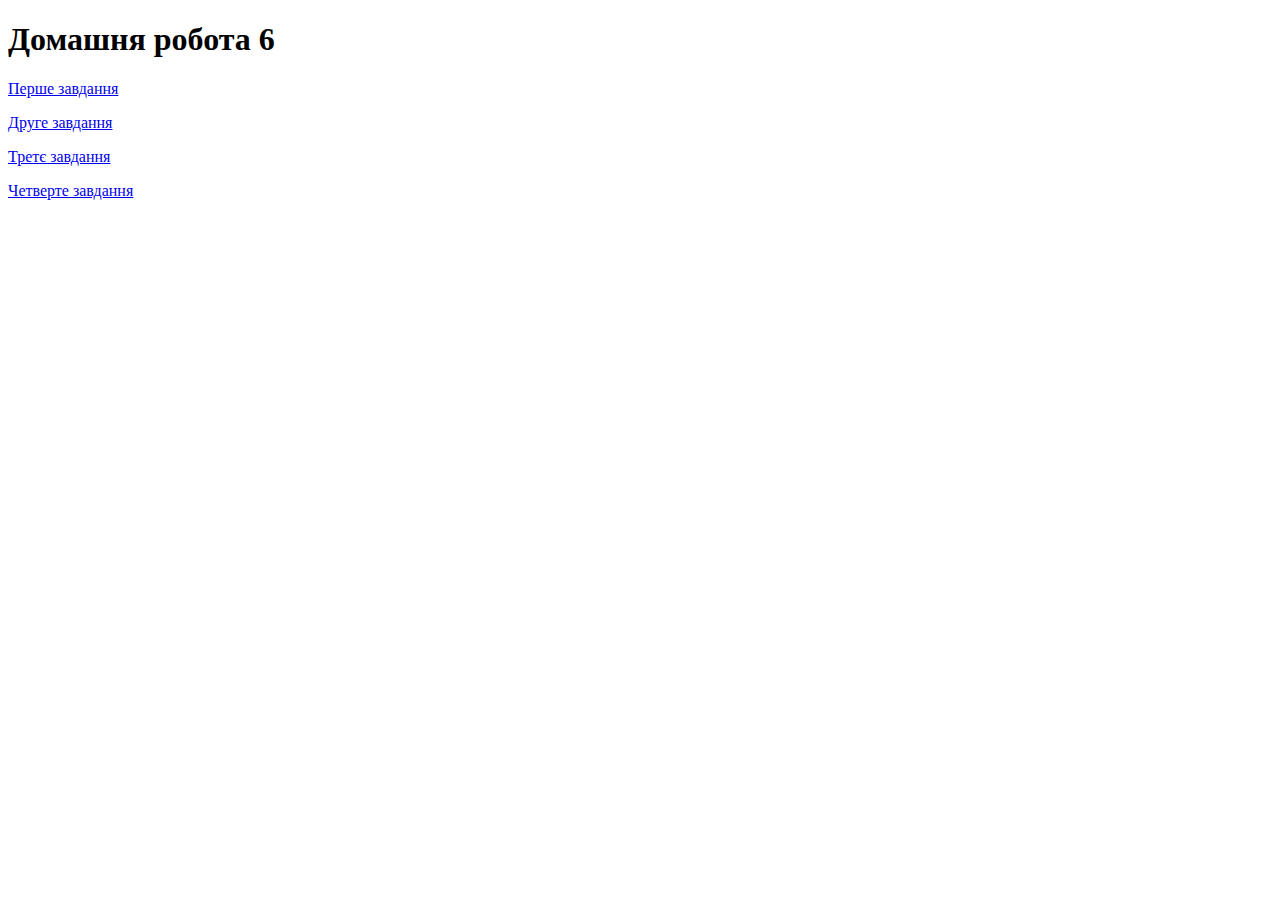
<file: index.html>
<!DOCTYPE html>
<html lang="en">
<head>
    <meta charset="UTF-8">
    <title>Домашня робота 6</title>
</head>
<body>
  <h1>Домашня робота 6</h1>
  <p><a href="ex1/index.html">Перше завдання</a></p>
  <p><a href="ex2/index.html">Друге завдання</a></p>
  <p><a href="ex3/index.html">Третє завдання</a></p>
  <p><a href="ex4/weather.html">Четверте завдання</a></p>
</body>
</html>
</file>
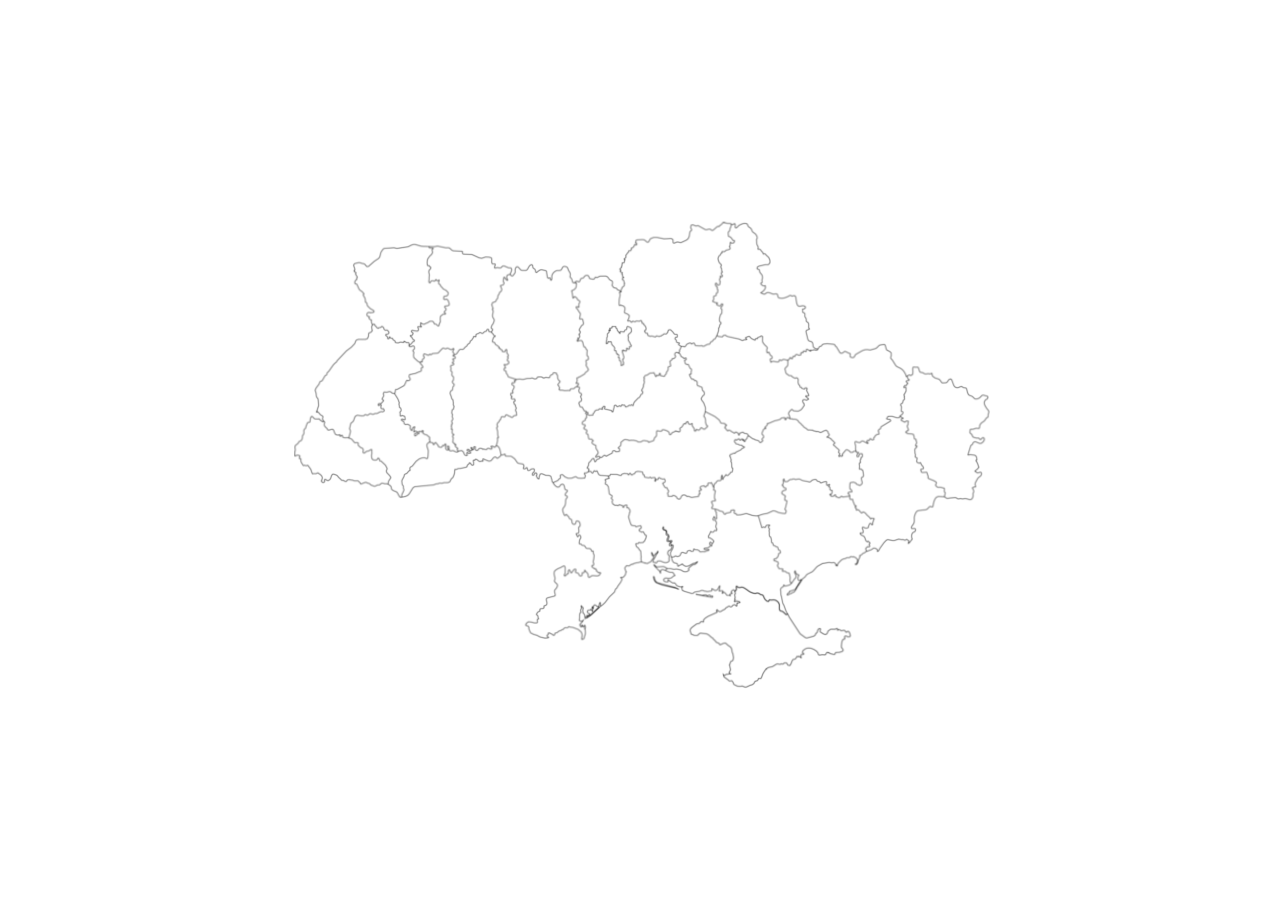
<file: ex1/index.html>
<!DOCTYPE html>
<html lang="en">
<head>
    <meta charset="UTF-8">
    <title>Карта України</title>
    <link rel="stylesheet" href="style.css">
</head>
<body>
<!-- Image Map Generated by http://www.image-map.net/ -->
<img src="ua-02.png" usemap="#image-map">

<map name="image-map">
    <area target="" alt="Чернівецька_область" title="Чернівецька_область" href="https://uk.wikipedia.org/wiki/Чернівецька_область" coords="128,268,119,262,136,243,153,229,180,234,214,228,210,235,166,263" shape="poly">
    <area target="" alt="Закарпатська_область" title="Закарпатська_область" href="https://uk.wikipedia.org/wiki/Закарпатська_область" coords="28,201,14,229,44,258,101,264,104,248,84,232,58,214" shape="poly">
    <area target="" alt="Одеська_область" title="Одеська_область" href="https://uk.wikipedia.org/wiki/Одеська_область" coords="245,402,271,414,319,383,343,350,361,318,344,287,307,255,285,270,301,314,280,353" shape="poly">
    <area target="" alt="Вінницька_область" title="Вінницька_область" href="https://uk.wikipedia.org/wiki/Вінницька_область" coords="254,160,284,172,305,210,305,254,245,249,219,223,233,198,234,169" shape="poly">
    <area target="" alt="Черкаська_область" title="Черкаська_область" href="https://uk.wikipedia.org/wiki/Черкаська_область" coords="307,194,319,232,421,191,409,160,405,140,387,151,369,155,359,182" shape="poly">
    <area target="" alt="Івано-Франківська_область" title="Івано-Франківська_область" href="https://uk.wikipedia.org/wiki/Івано-Франківська_область" coords="72,201,97,195,105,172,139,223,138,232,117,265,105,245,70,218" shape="poly">
    <area target="" alt="Хмельницька_область" title="Хмельницька_область" href="https://uk.wikipedia.org/wiki/Хмельницька_область" coords="174,221,214,220,229,157,206,113,175,136,176,174" shape="poly">
    <area target="" alt="Автономна_Республіка_Крим" title="Автономна_Республіка_Крим" href="https://uk.wikipedia.org/wiki/Автономна_Республіка_Крим" coords="473,427,56" shape="circle">
    <area target="" alt="Донецька_область" title="Запорізька_область" href="https://uk.wikipedia.org/wiki/Запорізька_область" coords="535,312,41" shape="circle">
    <area target="" alt="Львівська_область" title="Львівська_область" href="https://uk.wikipedia.org/wiki/Львівська_область" coords="33,171,90,109,133,145,111,167,93,183,77,196,56,211,43,196,38,180" shape="poly">
    <area target="" alt="Кіровоградська_область" title="Кіровоградська_область" href="https://uk.wikipedia.org/wiki/Кіровоградська_область" coords="348,226,439,206,447,230,436,257,405,269,363,247,326,253,311,247" shape="poly">
    <area target="" alt="Волинська_область" title="Волинська_область" href="https://uk.wikipedia.org/wiki/Волинська_область" coords="108,68,45" shape="circle">
    <area target="" alt="Тернопільська_область" title="Тернопільська_область" href="https://uk.wikipedia.org/wiki/Тернопільська_область" coords="164,222,169,137,148,139,120,170,125,195" shape="poly">
    <area target="" alt="Рівненська_область" title="Рівненська_область" href="https://uk.wikipedia.org/wiki/Рівненська_область" coords="141,137,132,116,157,108,171,77,153,34,205,42,215,65,207,96,192,115,179,124,163,126,150,126" shape="poly">
    <area target="" alt="Житомирська_область" title="Житомирська_область" href="https://uk.wikipedia.org/wiki/Житомирська_область" coords="213,95,224,69,256,54,277,62,287,64,291,75,293,88,297,111,300,127,303,142,298,153,291,161,278,162,272,155,259,156,241,155" shape="poly">
    <area target="" alt="Київська_область" title="Київська_область" href="https://uk.wikipedia.org/wiki/Київська_область" coords="297,69,316,58,328,62,336,73,343,92,361,108,373,116,389,122,385,143,362,156,338,181,304,181,310,140,304,101" shape="poly">
    <area target="" alt="Дніпропетровська_область" title="Дніпропетровська_область" href="https://uk.wikipedia.org/wiki/Дніпропетровська_область" coords="434,280,464,219,480,220,504,201,520,204,531,210,546,219,558,237,569,232,577,241,578,254,570,260,562,269,544,260,529,255,511,254,496,265,500,277,490,285,471,291,447,283" shape="poly">
    <area target="" alt="Чернігівська_область" title="Чернігівська_область" href="https://uk.wikipedia.org/wiki/Чернігівська_область" coords="340,48,366,21,391,23,407,19,423,10,445,11,445,25,438,35,435,55,431,82,437,95,431,115,413,117,399,113,385,107,372,110,362,98,349,92,341,74" shape="poly">
    <area target="" alt="Сумська_область" title="Сумська_область" href="https://uk.wikipedia.org/wiki/Сумська_область" coords="451,8,440,109,456,113,467,113,481,115,489,124,497,133,508,131,523,122,522,103,510,80,487,76,475,59,475,46,480,35,469,21,463,8" shape="poly">
    <area target="" alt="Полтавська_область" title="Полтавська_область" href="https://uk.wikipedia.org/wiki/Полтавська_область" coords="463,212,439,194,405,132,440,120,461,125,486,133,497,148,513,161,520,182,507,191,488,202,478,211" shape="poly">
    <area target="" alt="Харківська_область" title="Харківська_область" href="https://uk.wikipedia.org/wiki/Харківська_область" coords="509,138,525,166,524,196,569,224,601,200,624,164,569,139" shape="poly">
    <area target="" alt="Луганська_область" title="Луганська_область" href="https://uk.wikipedia.org/wiki/Луганська_область" coords="630,156,623,194,647,241,671,275,691,257,684,207,698,183,667,163" shape="poly">
    <area target="" alt="Миколаївська_область" title="Миколаївська_область" href="https://uk.wikipedia.org/wiki/Миколаївська_область" coords="332,263,376,336,425,324,430,275,389,281,369,261,349,256" shape="poly">
    <area target="" alt="Херсонська_область" title="Херсонська_область" href="https://uk.wikipedia.org/wiki/Херсонська_область" coords="404,370,389,339,424,334,437,320,442,299,463,295,477,307,486,321,490,339,499,356,485,363" shape="poly">
    <area target="" alt="Донецька_область" title="Донецька_область" href="https://uk.wikipedia.org/wiki/Донецька_область" coords="584,263,584,229,616,200,629,221,636,248,656,268,639,287,628,301,624,314,592,321,594,300,581,288,570,267" shape="poly">
</map>
</body>
</html>
</file>
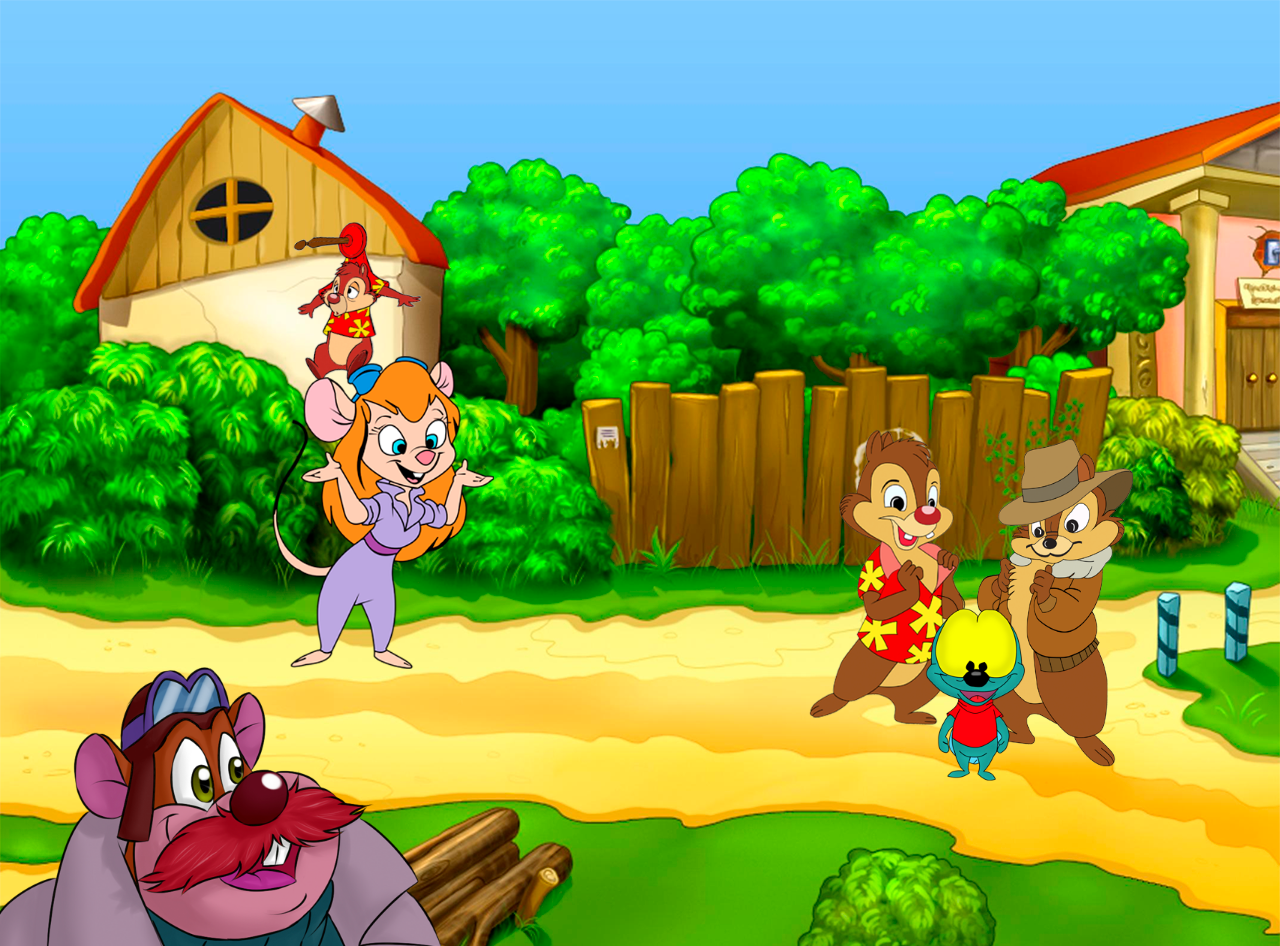
<file: ex3/index.html>
<!DOCTYPE html>
<html lang="en">
<head>
    <meta charset="UTF-8">
    <title>Чіп і дейл</title>
    <link rel="stylesheet" href="style.css">
</head>
<body>
    <div id="fon">
        <div id="deilVysyt">
            <div id="haiechka">
                <div id="syrnyk">
                    <div id="deil">
                        <div id="chip">
                            <div id="gedz"></div>
                        </div>
                    </div>
                </div>
            </div>
        </div>
    </div>
</body>
</html>
</file>
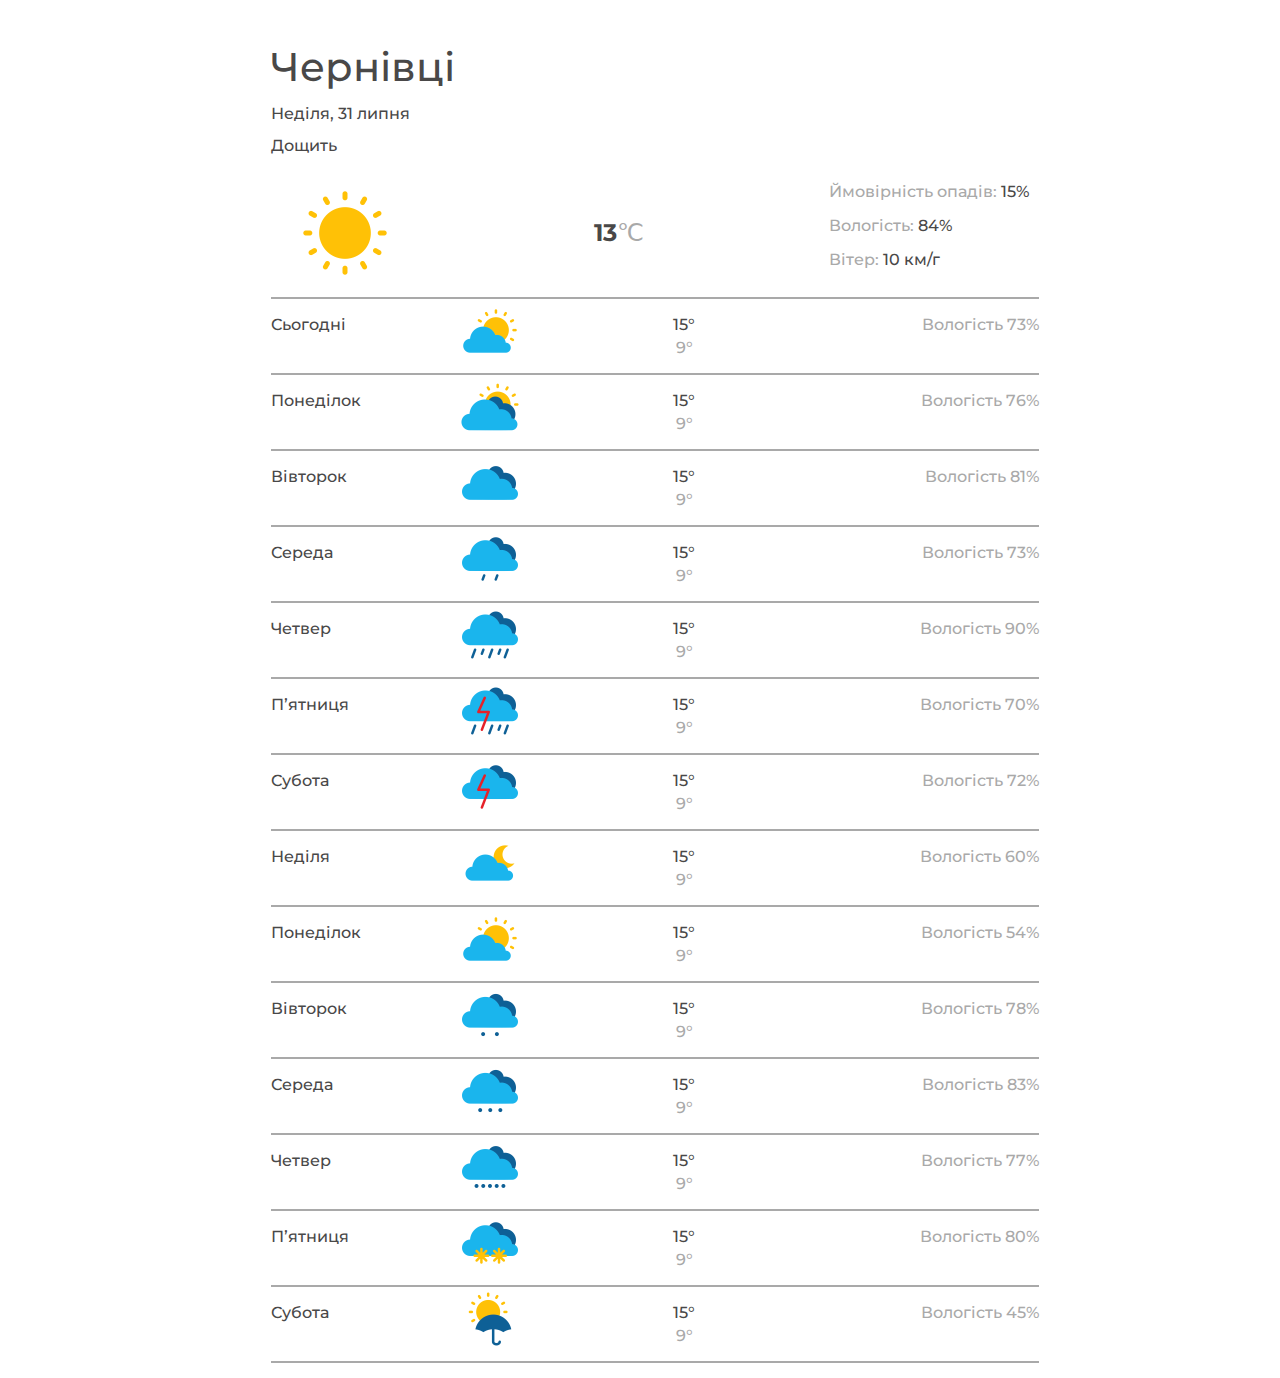
<file: ex4/weather.html>
<!DOCTYPE html>
<html lang="en">
<head>
    <meta charset="UTF-8">
    <title>Погода</title>
    <link rel="stylesheet" href="style.css">
    <link rel="preconnect" href="https://fonts.googleapis.com">
    <link rel="preconnect" href="https://fonts.gstatic.com" crossorigin>
    <link href="https://fonts.googleapis.com/css2?family=Montserrat:wght@300;400;500;700&display=swap" rel="stylesheet">
</head>
<body>
    <div class="app">
       <div class="header">
           <h1 class="header-city">Чернівці</h1>
           <h2 class="header-date">Неділя, 31 липня</h2>
           <h2 class="header-stan">Дощить</h2>
       </div>
        <div class="main">
            <img src="images/image1.png" alt="sun" class="main-icon">
            <h2 class="main-temp">13<span>&#8451;</span></h2>

            <span class="main-weath_data">
                <h3>Ймовірність опадів: <span>15%</span></h3>
                <h3>Вологість: <span>84%</span></h3>
                <h3>Вітер: <span>10 км/г</span></h3>
            </span>

        </div>
        <div class="weather_list">
            <div class="list-item">
                <h3 class="list-day">Сьогодні</h3>
                <img src="images/image2.png" alt="cloudAndsun" class="list-icon">

                <span>
                   <h3 class="list-temp_day">15&#176;</h3>
                    <h3 class="list-temp_night">9&#176;</h3>
                </span>

                <h3 class="list-humidity">Вологість 73%</h3>
            </div>

            <div class="list-item">
                <h3 class="list-day">Понеділок</h3>
                <img src="images/image3.png" alt="cloudAndsun" class="list-icon">
                <span>
                   <h3 class="list-temp_day">15&#176;</h3>
                    <h3 class="list-temp_night">9&#176;</h3>
                </span>

                <h3 class="list-humidity">Вологість 76%</h3>
            </div>

            <div class="list-item">
                <h3 class="list-day">Вівторок</h3>
                <img src="images/image4.png" alt="cloudAndsun" class="list-icon">
                <span>
                   <h3 class="list-temp_day">15&#176;</h3>
                    <h3 class="list-temp_night">9&#176;</h3>
                </span>

                <h3 class="list-humidity">Вологість 81%</h3>
            </div>

            <div class="list-item">
                <h3 class="list-day">Середа</h3>
                <img src="images/image5.png" alt="cloudAndsun" class="list-icon">
                <span>
                   <h3 class="list-temp_day">15&#176;</h3>
                    <h3 class="list-temp_night">9&#176;</h3>
                </span>

                <h3 class="list-humidity">Вологість 73%</h3>
            </div>

            <div class="list-item">
                <h3 class="list-day">Четвер</h3>
                <img src="images/image6.png" alt="cloudAndsun" class="list-icon">
                <span>
                   <h3 class="list-temp_day">15&#176;</h3>
                    <h3 class="list-temp_night">9&#176;</h3>
                </span>

                <h3 class="list-humidity">Вологість 90%</h3>
            </div>

            <div class="list-item">
                <h3 class="list-day">Пʼятниця</h3>
                <img src="images/image7.png" alt="cloudAndsun" class="list-icon">
                <span>
                   <h3 class="list-temp_day">15&#176;</h3>
                    <h3 class="list-temp_night">9&#176;</h3>
                </span>

                <h3 class="list-humidity">Вологість 70%</h3>
            </div>

            <div class="list-item">
                <h3 class="list-day">Субота</h3>
                <img src="images/image8.png" alt="cloudAndsun" class="list-icon">
                <span>
                   <h3 class="list-temp_day">15&#176;</h3>
                    <h3 class="list-temp_night">9&#176;</h3>
                </span>

                <h3 class="list-humidity">Вологість 72%</h3>
            </div>

            <div class="list-item">
                <h3 class="list-day">Неділя</h3>
                <img src="images/image9.png" alt="cloudAndsun" class="list-icon">
                <span>
                   <h3 class="list-temp_day">15&#176;</h3>
                    <h3 class="list-temp_night">9&#176;</h3>
                </span>

                <h3 class="list-humidity">Вологість 60%</h3>
            </div>

            <div class="list-item">
                <h3 class="list-day">Понеділок</h3>
                <img src="images/image2.png" alt="cloudAndsun" class="list-icon">
                <span>
                   <h3 class="list-temp_day">15&#176;</h3>
                    <h3 class="list-temp_night">9&#176;</h3>
                </span>

                <h3 class="list-humidity">Вологість 54%</h3>
            </div>

            <div class="list-item">
                <h3 class="list-day">Вівторок</h3>
                <img src="images/image10.png" alt="cloudAndsun" class="list-icon">
                <span>
                   <h3 class="list-temp_day">15&#176;</h3>
                    <h3 class="list-temp_night">9&#176;</h3>
                </span>

                <h3 class="list-humidity">Вологість 78%</h3>
            </div>

            <div class="list-item">
                <h3 class="list-day">Середа</h3>
                <img src="images/image11.png" alt="cloudAndsun" class="list-icon">
                <span>
                   <h3 class="list-temp_day">15&#176;</h3>
                    <h3 class="list-temp_night">9&#176;</h3>
                </span>

                <h3 class="list-humidity">Вологість 83%</h3>
            </div>

            <div class="list-item">
                <h3 class="list-day">Четвер</h3>
                <img src="images/image12.png" alt="cloudAndsun" class="list-icon">
                <span>
                   <h3 class="list-temp_day">15&#176;</h3>
                    <h3 class="list-temp_night">9&#176;</h3>
                </span>

                <h3 class="list-humidity">Вологість 77%</h3>
            </div>

            <div class="list-item">
                <h3 class="list-day">Пʼятниця</h3>
                <img src="images/image13.png" alt="cloudAndsun" class="list-icon">
                <span>
                   <h3 class="list-temp_day">15&#176;</h3>
                    <h3 class="list-temp_night">9&#176;</h3>
                </span>

                <h3 class="list-humidity">Вологість 80%</h3>
            </div>

            <div class="list-item">
                <h3 class="list-day">Субота</h3>
                <img src="images/image14.png" alt="cloudAndsun" class="list-icon">
                <span>
                   <h3 class="list-temp_day">15&#176;</h3>
                    <h3 class="list-temp_night">9&#176;</h3>
                </span>

                <h3 class="list-humidity">Вологість 45%</h3>
            </div>


        </div>
    </div>
</body>
</html>
</file>
<file: ex1/style.css>
body{
    height: 100vh;
    display: flex;
    justify-content: center;
    align-items: center;
}
</file>
<file: ex3/style.css>
body{
    margin: 0;
    padding: 0;
}

#fon{
    width: 100%;
    height: 946px;
    background-image: url("images/0.png");
    background-repeat: no-repeat;
    background-size: auto auto;
}

#syrnyk{
    background-image: url("images/1.png");
    width: 100%;
    height: 100%;

    background-repeat: no-repeat;
    background-size: 456px 293px;
    background-position: bottom left;
}

#haiechka{
    background-image: url("images/5.png");
    width: 100%;
    height: 100%;

    background-repeat: no-repeat;
    background-size: 231px 330px;
    background-position: 268px 350px;
}

#deilVysyt{
    background-image: url("images/6.png");
    width: 100%;
    height: 100%;

    background-repeat: no-repeat;
    background-size: 138px 172px;
    background-position: 287px 213px;
}

#deil{
    background-image: url("images/3.png");
    width: 100%;
    height: 100%;

    background-repeat: no-repeat;
    background-size: 180px 318px;
    background-position: 800px 420px;
}

#chip{
    background-image: url("images/2.png");
    width: 100%;
    height: 100%;

    background-repeat: no-repeat;
    background-size: 206px 365px;
    background-position: 940px 420px;
}

#gedz{
    background-image: url("images/4.png");
    width: 100%;
    height: 100%;

    background-repeat: no-repeat;
    background-size: 159px 222px;
    background-position: 895px 575px;
}
</file>
<file: ex4/style.css>
body{
    width: 100%;
    margin: 15px;
    font-family: 'Montserrat', sans-serif;
    color: #494848;

    display: flex;
    flex-direction: column;
    justify-content: center;
    align-items: center;
}

h1, h2, h3{
    font-weight: 500;
}

h3{
    font-size: 16px;
}

.app{
    width: 60%;
}

.header{
    width: 100%;
}

.header h1{
    font-size: 40px;
    margin-bottom: 10px;
}

.header h2{
    font-size: 16px;
}

.main{
    display: flex;
    justify-content: space-between;
    align-items: center;

    font-weight: 400;
    font-size: 16px;
}

.main-icon{
    width: 128px;
    height: 128px;
    padding: 0 10px;
}

.main-temp{
    font-weight: 700;
}

.main-temp span {
    font-weight: 400;
    color: darkgray;
}

.main-weath_data{
    padding: 0 10px;
}

.main-weath_data h3{
    font-size: 16px;
    color: darkgray;
    margin: 0;
    margin-bottom: 15px;
}

.main-weath_data span{
    color: #494848;
}


.main-temp{
    padding: 0 20px;
}

.weather_list{
    font-weight: 500;
    font-size: 16px;
}

.list-item{
    display: flex;
    justify-content: space-between;

    border-top: 2px solid darkgray;
    font-size: 16px;

}



.list-item:last-child{
    border-bottom: 2px solid darkgray;
}

.list-day{
    width: 20%;
    font-size: 16px;
    padding-right: 5px;
}

.list-icon{
    width: 20%;
    width: 64px;
    height: 64px;
}

.weather_list span{
    text-align: center;
    width: 35%;
}


.list-temp_day{
    margin-bottom: 4px;
}

.list-temp_night{
    color: darkgray;
    margin-top: 0;
}

.list-humidity{
    text-align: right;
    width: 25%;
    color: darkgray;
}
</file>
